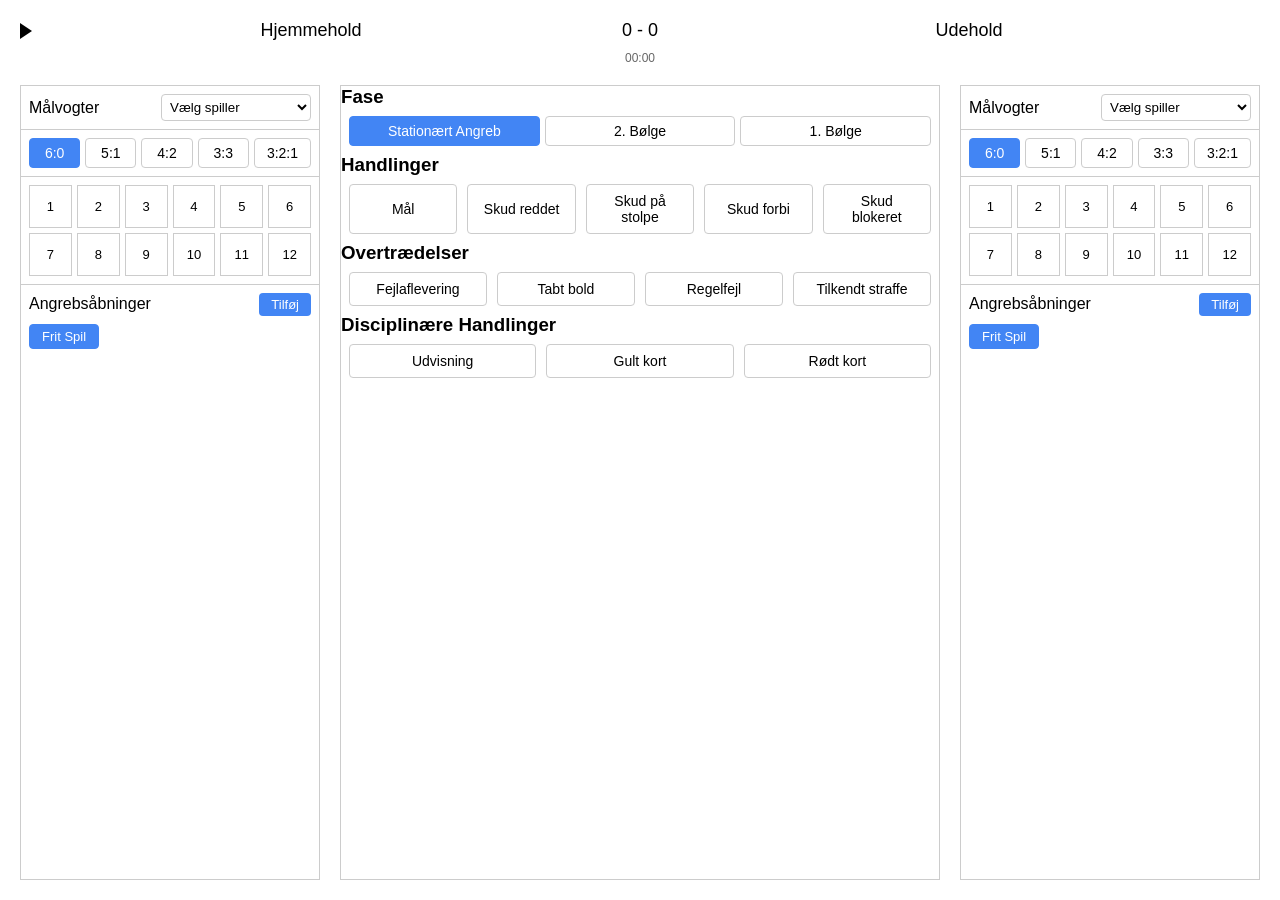
<file: index.html>
<!DOCTYPE html>
<html>
<head>
    <meta charset="UTF-8">
    <title>Håndbold Scoreboard</title>
    <link rel="stylesheet" href="styles.css">
</head>
<body>
    <div class="header">
        <button class="play-button"></button>
        <div class="team">Hjemmehold</div>
        <div class="score">0 - 0</div>
        <div class="team">Udehold</div>
    </div>
    <div class="time">00:00</div>
    
    <div class="columns">
        <div class="column">
            <div class="column-header">
                <label>Målvogter</label>
                <select>
                    <option>Vælg spiller</option>
                </select>
            </div>
            <div class="defense-system">
                <div class="defense-buttons">
                    <input type="radio" id="home-60" name="home-defense" value="6:0" checked>
                    <label for="home-60">6:0</label>
                    <input type="radio" id="home-51" name="home-defense" value="5:1">
                    <label for="home-51">5:1</label>
                    <input type="radio" id="home-42" name="home-defense" value="4:2">
                    <label for="home-42">4:2</label>
                    <input type="radio" id="home-33" name="home-defense" value="3:3">
                    <label for="home-33">3:3</label>
                    <input type="radio" id="home-321" name="home-defense" value="3:2:1">
                    <label for="home-321">3:2:1</label>
                </div>
            </div>
            <div class="players-section">
                <div class="players-grid player-buttons">
                    <input type="radio" id="home-player-1" name="home-player" value="1">
                    <label for="home-player-1">1</label>
                    <input type="radio" id="home-player-2" name="home-player" value="2">
                    <label for="home-player-2">2</label>
                    <input type="radio" id="home-player-3" name="home-player" value="3">
                    <label for="home-player-3">3</label>
                    <input type="radio" id="home-player-4" name="home-player" value="4">
                    <label for="home-player-4">4</label>
                    <input type="radio" id="home-player-5" name="home-player" value="5">
                    <label for="home-player-5">5</label>
                    <input type="radio" id="home-player-6" name="home-player" value="6">
                    <label for="home-player-6">6</label>
                    <input type="radio" id="home-player-7" name="home-player" value="7">
                    <label for="home-player-7">7</label>
                    <input type="radio" id="home-player-8" name="home-player" value="8">
                    <label for="home-player-8">8</label>
                    <input type="radio" id="home-player-9" name="home-player" value="9">
                    <label for="home-player-9">9</label>
                    <input type="radio" id="home-player-10" name="home-player" value="10">
                    <label for="home-player-10">10</label>
                    <input type="radio" id="home-player-11" name="home-player" value="11">
                    <label for="home-player-11">11</label>
                    <input type="radio" id="home-player-12" name="home-player" value="12">
                    <label for="home-player-12">12</label>
                </div>
            </div>
            <div class="attack-section">
                <div class="section-header">
                    <span class="section-title">Angrebsåbninger</span>
                    <button class="add-button">Tilføj</button>
                </div>
                <div class="attack-options">
                    <button class="attack-option active">Frit Spil</button>
                </div>
            </div>
        </div>
        
        <div class="column middle-column">
            <div class="sections">
                <!-- Ny Sektion: Spørgsmål til Mål -->
                <div class="section" id="goal-questions" style="display: none;">
                    <h3>Målspecifikation</h3>
                    <div class="switch-container">
                        <label for="parade-switch">Var der parade?</label>
                        <label class="switch">
                            <input type="checkbox" id="parade-switch">
                            <span class="slider round"></span>
                        </label>
                    </div>
                    <div class="question-container">
                        <!-- Spørgsmål 1 -->
                        <div class="question" data-question="1">
                            <p>Zoner for positioner:</p>
                            <div class="options">
                                <button class="option-button">1</button>
                                <button class="option-button">2 (6-9m)</button>
                                <button class="option-button">2 (9+m)</button>
                                <button class="option-button">3 (6-9m)</button>
                                <button class="option-button">3 (9+m)</button>
                                <button class="option-button">4 (6-9m)</button>
                                <button class="option-button">4 (9+m)</button>
                                <button class="option-button">5 (6-9m)</button>
                                <button class="option-button">5 (9+m)</button>
                                <button class="option-button">6</button>
                            </div>
                        </div>
                        <!-- Spørgsmål 2 -->
                        <div class="question" data-question="2" style="display: none;">
                            <p>Skudtyper:</p>
                            <div class="options">
                                <button class="option-button">Gennembrud</button>
                                <button class="option-button">Hopskud</button>
                                <button class="option-button">Stående Skud</button>
                                <button class="option-button">Underhånd</button>
                                <button class="option-button">Stregskud</button>
                                <button class="option-button">Frit Gennemløb</button>
                            </div>
                        </div>
                        <!-- Spørgsmål 3 -->
                        <div class="question" data-question="3" style="display: none;">
                            <p>Placering i målet:</p>
                            <div class="options">
                                <button class="option-button">Venstre Bund</button>
                                <button class="option-button">Venstre Midt</button>
                                <button class="option-button">Venstre Top</button>
                                <button class="option-button">Midt Bund</button>
                                <button class="option-button">Midt Midt</button>
                                <button class="option-button">Midt Top</button>
                                <button class="option-button">Højre Bund</button>
                                <button class="option-button">Højre Midt</button>
                                <button class="option-button">Højre Top</button>
                            </div>
                        </div>
                        <!-- Spørgsmål 4 -->
                        <div class="question" data-question="4" style="display: none;">
                            <p>Assist:</p>
                            <div class="options">
                                <button class="option-button">Ingen</button>
                                <!-- Dynamisk genererede assist-knapper baseret på spillernumre -->
                                <!-- Eksempel: -->
                                <button class="option-button">1</button>
                                <button class="option-button">2</button>
                                <button class="option-button">3</button>
                                <!-- Tilføj flere knapper efter behov -->
                            </div>
                        </div>
                        <!-- Spørgsmål 5 -->
                        <div class="question" data-question="5" style="display: none;">
                            <p>Var der en forsvarsfejl?</p>
                            <div class="options">
                                <button class="option-button">Ingen</button>
                                <button class="option-button">Højde</button>
                                <button class="option-button">Tællefejl</button>
                                <button class="option-button" id="add-fault">Tilføj fejl</button>
                            </div>
                            <!-- Formular til at tilføje fejl, skjult som standard -->
                            <div class="add-fault-form" style="display: none; margin-top: 10px;">
                                <input type="text" id="fault-description" placeholder="Beskriv fejlen">
                                <button class="submit-fault-button">Indsend</button>
                            </div>
                        </div>
                    </div>
                </div>
                <!-- Slut på ny Sektion -->
                
                <div class="section">
                    <h3>Fase</h3>
                    <div class="phase-selection">
                        <input type="radio" id="stationaer-angreb" name="fase" value="Stationært Angreb" checked>
                        <label for="stationaer-angreb">Stationært Angreb</label>

                        <input type="radio" id="andens-bolge" name="fase" value="2. Bølge">
                        <label for="andens-bolge">2. Bølge</label>

                        <input type="radio" id="første-bolge" name="fase" value="1. Bølge">
                        <label for="første-bolge">1. Bølge</label>
                    </div>
                </div>
                <div class="section">
                    <h3>Handlinger</h3>
                    <div class="action-buttons">
                        <button class="action-button">Mål</button>
                        <button class="action-button">Skud reddet</button>
                        <button class="action-button">Skud på stolpe</button>
                        <button class="action-button">Skud forbi</button>
                        <button class="action-button">Skud blokeret</button>
                    </div>
                </div>
                <div class="section">
                    <h3>Overtrædelser</h3>
                    <div class="violation-buttons">
                        <button class="violation-button">Fejlaflevering</button>
                        <button class="violation-button">Tabt bold</button>
                        <button class="violation-button">Regelfejl</button>
                        <button class="violation-button">Tilkendt straffe</button>
                    </div>
                </div>
                <div class="section">
                    <h3>Disciplinære Handlinger</h3>
                    <div class="disciplinary-buttons">
                        <button class="disciplinary-button">Udvisning</button>
                        <button class="disciplinary-button">Gult kort</button>
                        <button class="disciplinary-button">Rødt kort</button>
                    </div>
                </div>
            </div>
        </div>

        <div class="column">
            <div class="column-header">
                <label>Målvogter</label>
                <select>
                    <option>Vælg spiller</option>
                </select>
            </div>
            <div class="defense-system">
                <div class="defense-buttons">
                    <input type="radio" id="away-60" name="away-defense" value="6:0" checked>
                    <label for="away-60">6:0</label>
                    <input type="radio" id="away-51" name="away-defense" value="5:1">
                    <label for="away-51">5:1</label>
                    <input type="radio" id="away-42" name="away-defense" value="4:2">
                    <label for="away-42">4:2</label>
                    <input type="radio" id="away-33" name="away-defense" value="3:3">
                    <label for="away-33">3:3</label>
                    <input type="radio" id="away-321" name="away-defense" value="3:2:1">
                    <label for="away-321">3:2:1</label>
                </div>
            </div>
            <div class="players-section">
                <div class="players-grid player-buttons">
                    <input type="radio" id="away-player-1" name="away-player" value="1">
                    <label for="away-player-1">1</label>
                    <input type="radio" id="away-player-2" name="away-player" value="2">
                    <label for="away-player-2">2</label>
                    <input type="radio" id="away-player-3" name="away-player" value="3">
                    <label for="away-player-3">3</label>
                    <input type="radio" id="away-player-4" name="away-player" value="4">
                    <label for="away-player-4">4</label>
                    <input type="radio" id="away-player-5" name="away-player" value="5">
                    <label for="away-player-5">5</label>
                    <input type="radio" id="away-player-6" name="away-player" value="6">
                    <label for="away-player-6">6</label>
                    <input type="radio" id="away-player-7" name="away-player" value="7">
                    <label for="away-player-7">7</label>
                    <input type="radio" id="away-player-8" name="away-player" value="8">
                    <label for="away-player-8">8</label>
                    <input type="radio" id="away-player-9" name="away-player" value="9">
                    <label for="away-player-9">9</label>
                    <input type="radio" id="away-player-10" name="away-player" value="10">
                    <label for="away-player-10">10</label>
                    <input type="radio" id="away-player-11" name="away-player" value="11">
                    <label for="away-player-11">11</label>
                    <input type="radio" id="away-player-12" name="away-player" value="12">
                    <label for="away-player-12">12</label>
                </div>
            </div>
            <div class="attack-section">
                <div class="section-header">
                    <span class="section-title">Angrebsåbninger</span>
                    <button class="add-button">Tilføj</button>
                </div>
                <div class="attack-options">
                    <button class="attack-option active">Frit Spil</button>
                </div>
            </div>
        </div>
    </div>

    <script>
        document.addEventListener('DOMContentLoaded', function() {
            // Player selection/deselection handling
            document.querySelectorAll('.player-buttons input[type="radio"]').forEach(radio => {
                radio.addEventListener('click', function(e) {
                    if (this.dataset.lastChecked === 'true') {
                        this.checked = false;
                        this.dataset.lastChecked = false;
                    } else {
                        const name = this.name;
                        document.querySelectorAll(`input[name="${name}"]`).forEach(r => {
                            r.dataset.lastChecked = false;
                        });
                        this.dataset.lastChecked = true;
                    }
                });
            });

            // Attack option selection
            document.querySelectorAll('.attack-option').forEach(option => {
                option.addEventListener('click', function() {
                    const parent = this.closest('.attack-options');
                    parent.querySelectorAll('.attack-option').forEach(opt => {
                        opt.classList.remove('active');
                    });
                    this.classList.add('active');
                    
                    // Hvis "Mål" trykkes, vis spørgsmålsektionen
                    if (this.textContent.trim() === 'Mål') {
                        showGoalQuestions();
                    } else {
                        hideGoalQuestions();
                    }
                });
            });

            // Add new attack option
            document.querySelectorAll('.add-button').forEach(button => {
                button.addEventListener('click', function() {
                    const name = prompt('Indtast navn på ny angrebsåbning:');
                    if (name) {
                        const optionsContainer = this.closest('.attack-section')
                            .querySelector('.attack-options');
                        const newOption = document.createElement('button');
                        newOption.className = 'attack-option';
                        newOption.textContent = name;
                        newOption.addEventListener('click', function() {
                            optionsContainer.querySelectorAll('.attack-option')
                                .forEach(opt => opt.classList.remove('active'));
                            this.classList.add('active');
                            
                            if (this.textContent.trim() === 'Mål') {
                                showGoalQuestions();
                            } else {
                                hideGoalQuestions();
                            }
                        });
                        optionsContainer.appendChild(newOption);
                    }
                });
            });

            // Handling for action buttons in Sektion 2
            document.querySelectorAll('.action-button').forEach(button => {
                button.addEventListener('click', function() {
                    if (this.textContent.trim() === 'Mål') {
                        showGoalQuestions();
                    } else {
                        alert(`Du har trykket på: ${this.textContent}`);
                        // Her kan du tilføje yderligere funktionalitet, fx opdatere score
                    }
                });
            });

            // Handling for violation buttons in Sektion 3
            document.querySelectorAll('.violation-button').forEach(button => {
                button.addEventListener('click', function() {
                    alert(`Du har trykket på: ${this.textContent}`);
                    // Her kan du tilføje yderligere funktionalitet, fx registrere overtrædelse
                });
            });

            // Handling for disciplinary buttons in Sektion 4
            document.querySelectorAll('.disciplinary-button').forEach(button => {
                button.addEventListener('click', function() {
                    alert(`Du har trykket på: ${this.textContent}`);
                    // Her kan du tilføje yderligere funktionalitet, fx registrere disciplinær handling
                });
            });

            // Goal Questions Handling
            const goalQuestions = document.getElementById('goal-questions');
            const switchParade = document.getElementById('parade-switch');
            const questions = goalQuestions.querySelectorAll('.question');
            let currentQuestion = 0;
            let parade = false;
            let assistPlayer = null;
            let addedFault = null;

            function showGoalQuestions() {
                goalQuestions.style.display = 'block';
                currentQuestion = 0;
                parade = false;
                assistPlayer = null;
                addedFault = null;
                switchParade.checked = false;
                questions.forEach(q => q.style.display = 'none');
                questions[0].style.display = 'block';
            }

            function hideGoalQuestions() {
                goalQuestions.style.display = 'none';
            }

            // Event listeners for questions
            questions.forEach(question => {
                const buttons = question.querySelectorAll('.option-button');
                buttons.forEach(button => {
                    button.addEventListener('click', function() {
                        // Håndter svar baseret på spørgsmålet
                        const qNumber = parseInt(question.getAttribute('data-question'));
                        if (qNumber === 1) {
                            // Zoner for positioner
                            console.log(`Zonestatus valgt: ${this.textContent}`);
                        } else if (qNumber === 2) {
                            // Skudtyper
                            console.log(`Skudtype valgt: ${this.textContent}`);
                        } else if (qNumber === 3) {
                            // Placering i målet
                            console.log(`Placering i målet valgt: ${this.textContent}`);
                        } else if (qNumber === 4) {
                            // Assist
                            assistPlayer = this.textContent.trim();
                            console.log(`Assist valgt: ${assistPlayer}`);
                        } else if (qNumber === 5) {
                            // Var der en forsvarsfejl?
                            if (this.id === 'add-fault') {
                                // Vis formular til at tilføje fejl
                                question.querySelector('.add-fault-form').style.display = 'flex';
                            } else {
                                console.log(`Forsvarsfejl valgt: ${this.textContent}`);
                                proceedToNextQuestion();
                            }
                            return; // Stop videre for denne klik
                        }

                        proceedToNextQuestion();
                    });
                });
            });

            // Handling tilføj fejl
            const addFaultButton = document.getElementById('add-fault');
            const faultForm = addFaultButton.parentElement.querySelector('.add-fault-form');
            const faultDescriptionInput = document.getElementById('fault-description');
            const submitFaultButton = document.querySelector('.submit-fault-button');

            submitFaultButton.addEventListener('click', function() {
                const description = faultDescriptionInput.value.trim();
                if (description) {
                    addedFault = description;
                    console.log(`Tilføjet fejl: ${addedFault}`);
                    faultDescriptionInput.value = '';
                    faultForm.style.display = 'none';
                    proceedToNextQuestion();
                } else {
                    alert('Indtast venligst en beskrivelse af fejlen.');
                }
            });

            // Handling switch for parade
            switchParade.addEventListener('change', function() {
                parade = this.checked;
                console.log(`Var der parade? ${parade ? 'Ja' : 'Nej'}`);
            });

            function proceedToNextQuestion() {
                questions[currentQuestion].style.display = 'none';
                currentQuestion++;
                if (currentQuestion < questions.length) {
                    questions[currentQuestion].style.display = 'block';
                } else {
                    // Alle spørgsmål besvaret
                    alert('Alle målspørgsmål er besvaret.');
                    hideGoalQuestions();
                    // Her kan du tilføje yderligere funktionalitet, fx gemme data
                }
            }
        });
    </script>
</body>
</html>
</file>
<file: styles.css>
* {
    margin: 0;
    padding: 0;
    box-sizing: border-box;
}

html, body {
    height: 100vh;
    width: 100vw;
    overflow: hidden;
}

body {
    font-family: Arial, sans-serif;
    display: flex;
    flex-direction: column;
    padding: 20px;
}

/* Header Styles */
.header {
    display: flex;
    justify-content: space-between;
    align-items: center;
    text-align: center;
    position: relative;
    margin-bottom: 10px;
}

.play-button {
    position: absolute;
    left: 0;
    top: 50%;
    transform: translateY(-50%);
    width: 0;
    height: 0;
    border-top: 8px solid transparent;
    border-bottom: 8px solid transparent;
    border-left: 12px solid #000;
    cursor: pointer;
    background: none;
    border-right: none;
    padding: 0;
}

.team {
    flex: 1;
    font-size: 18px;
}

.score {
    padding: 0 20px;
    font-size: 18px;
}

.time {
    font-size: 12px;
    color: #666;
    text-align: center;
    margin-bottom: 20px;
}

/* Main Layout */
.columns {
    display: flex;
    gap: 20px;
    flex: 1;
    min-height: 0;
}

.column {
    flex: 0 0 300px;
    border: 1px solid #ccc;
    background: white;
    display: flex;
    flex-direction: column;
    min-height: 0;
}

.middle-column {
    flex: 1;
}

/* Column Header (Målvogter) */
.column-header {
    display: flex;
    justify-content: space-between;
    align-items: center;
    padding: 8px;
    border-bottom: 1px solid #ccc;
}

.column-header label {
    font-weight: normal;
}

.column-header select {
    width: 150px;
    padding: 4px;
    border: 1px solid #ccc;
    border-radius: 4px;
    background-color: white;
}

/* Defense System */
.defense-system {
    padding: 8px;
    border-bottom: 1px solid #ccc;
}

.defense-buttons {
    display: flex;
    gap: 5px;
}

.defense-buttons input[type="radio"] {
    display: none;
}

.defense-buttons label {
    padding: 6px 12px;
    text-align: center;
    border: 1px solid #ccc;
    cursor: pointer;
    border-radius: 4px;
    background: white;
    font-size: 14px;
    flex: 1;
    user-select: none;
}

.defense-buttons input[type="radio"]:checked + label {
    background: #4285f4;
    color: white;
    border-color: #4285f4;
}

/* Players Section */
.players-section {
    padding: 8px;
    border-bottom: 1px solid #ccc;
}

.players-grid {
    display: grid;
    grid-template-columns: repeat(6, 1fr);
    gap: 5px;
}

.player-buttons input[type="radio"] {
    display: none;
}

.player-buttons label {
    display: flex;
    justify-content: center;
    align-items: center;
    aspect-ratio: 1;
    border: 1px solid #ccc;
    cursor: pointer;
    font-size: 13px;
    background: white;
    transition: all 0.2s ease;
    user-select: none;
}

.player-buttons input[type="radio"]:checked + label {
    background: #4285f4;
    color: white;
    border-color: #4285f4;
}

/* Attack Section */
.attack-section {
    padding: 8px;
    border-top: none;
}

.section-header {
    display: flex;
    justify-content: space-between;
    align-items: center;
    margin-bottom: 8px;
}

.section-title {
    font-weight: normal;
}

.add-button {
    padding: 4px 12px;
    background: #4285f4;
    color: white;
    border: none;
    border-radius: 4px;
    cursor: pointer;
    font-size: 13px;
    transition: background-color 0.2s ease;
}

.attack-options {
    display: flex;
    flex-wrap: wrap;
    gap: 5px;
}

.attack-option {
    background: white;
    border: 1px solid #ccc;
    padding: 4px 12px;
    border-radius: 4px;
    cursor: pointer;
    font-size: 13px;
    user-select: none;
    transition: all 0.2s ease;
}

.attack-option.active {
    background: #4285f4;
    color: white;
    border-color: #4285f4;
}

/* Phase Selection */
.phase-selection {
    display: flex;
    gap: 5px;
    padding: 8px;
}

.phase-selection input[type="radio"] {
    display: none;
}

.phase-selection label {
    padding: 6px 12px;
    text-align: center;
    border: 1px solid #ccc;
    cursor: pointer;
    border-radius: 4px;
    background: white;
    font-size: 14px;
    flex: 1;
    user-select: none;
    transition: all 0.2s ease;
}

.phase-selection input[type="radio"]:checked + label {
    background: #4285f4;
    color: white;
    border-color: #4285f4;
}

.phase-selection label:hover {
    background: #f8f9fa;
    border-color: #999;
}

/* Action Buttons (Sektion 2) */
.action-buttons {
    display: flex;
    flex-wrap: wrap;
    gap: 10px;
    padding: 8px;
}

.action-button {
    flex: 1;
    padding: 8px 12px;
    border: 1px solid #ccc;
    border-radius: 4px;
    background: white;
    cursor: pointer;
    font-size: 14px;
    user-select: none;
    transition: all 0.2s ease;
}

.action-button:hover {
    background: #f8f9fa;
    border-color: #999;
}

.action-button:active {
    background: #e0e0e0;
}

.action-button:focus {
    outline: none;
    box-shadow: 0 0 0 2px rgba(66, 133, 244, 0.25);
}

/* Violation Buttons (Sektion 3) */
.violation-buttons {
    display: flex;
    flex-wrap: wrap;
    gap: 10px;
    padding: 8px;
}

.violation-button {
    flex: 1;
    padding: 8px 12px;
    border: 1px solid #ccc;
    border-radius: 4px;
    background: white;
    cursor: pointer;
    font-size: 14px;
    user-select: none;
    transition: all 0.2s ease;
}

.violation-button:hover {
    background: #f8f9fa;
    border-color: #999;
}

.violation-button:active {
    background: #e0e0e0;
}

.violation-button:focus {
    outline: none;
    box-shadow: 0 0 0 2px rgba(66, 133, 244, 0.25);
}

/* Disciplinary Buttons (Sektion 4) */
.disciplinary-buttons {
    display: flex;
    flex-wrap: wrap;
    gap: 10px;
    padding: 8px;
}

.disciplinary-button {
    flex: 1;
    padding: 8px 12px;
    border: 1px solid #ccc;
    border-radius: 4px;
    background: white;
    cursor: pointer;
    font-size: 14px;
    user-select: none;
    transition: all 0.2s ease;
}

.disciplinary-button:hover {
    background: #f8f9fa;
    border-color: #999;
}

.disciplinary-button:active {
    background: #e0e0e0;
}

.disciplinary-button:focus {
    outline: none;
    box-shadow: 0 0 0 2px rgba(66, 133, 244, 0.25);
}

/* Goal Questions Section */
#goal-questions {
    padding: 12px;
    border-top: 1px solid #ccc;
    background-color: #f9f9f9;
}

#goal-questions h3 {
    margin-bottom: 10px;
}

/* Switch Styles */
.switch-container {
    display: flex;
    align-items: center;
    margin-bottom: 15px;
}

.switch-container label {
    margin-right: 10px;
    font-size: 14px;
}

.switch {
    position: relative;
    display: inline-block;
    width: 50px;
    height: 24px;
}

.switch input { 
    opacity: 0;
    width: 0;
    height: 0;
}

.slider {
    position: absolute;
    cursor: pointer;
    top: 0;
    left: 0;
    right: 0;
    bottom: 0;
    background-color: #ccc;
    transition: .4s;
    border-radius: 24px;
}

.slider:before {
    position: absolute;
    content: "";
    height: 18px;
    width: 18px;
    left: 3px;
    bottom: 3px;
    background-color: white;
    transition: .4s;
    border-radius: 50%;
}

input:checked + .slider {
    background-color: #4285f4;
}

input:checked + .slider:before {
    transform: translateX(26px);
}

/* Question Container */
.question-container {
    margin-top: 10px;
}

.question {
    margin-bottom: 20px;
}

.question p {
    margin-bottom: 10px;
    font-size: 14px;
}

.options {
    display: flex;
    flex-wrap: wrap;
    gap: 10px;
}

.option-button {
    padding: 8px 12px;
    border: 1px solid #ccc;
    border-radius: 4px;
    background: white;
    cursor: pointer;
    font-size: 14px;
    transition: background-color 0.2s ease, border-color 0.2s ease;
}

.option-button:hover {
    background: #f8f9fa;
    border-color: #999;
}

.option-button:active {
    background: #e0e0e0;
}

.option-button:focus {
    outline: none;
    box-shadow: 0 0 0 2px rgba(66, 133, 244, 0.25);
}

/* Add Fault Form */
.add-fault-form {
    display: flex;
    gap: 10px;
    align-items: center;
}

#fault-description {
    flex: 1;
    padding: 6px 8px;
    border: 1px solid #ccc;
    border-radius: 4px;
}

.submit-fault-button {
    padding: 6px 12px;
    border: none;
    background: #4285f4;
    color: white;
    border-radius: 4px;
    cursor: pointer;
    transition: background-color 0.2s ease;
}

.submit-fault-button:hover {
    background: #3367d6;
}

.submit-fault-button:active {
    background: #2851a3;
}

.submit-fault-button:focus {
    outline: none;
    box-shadow: 0 0 0 2px rgba(66, 133, 244, 0.25);
}

/* Hover States */
.defense-buttons label:hover,
.player-buttons label:hover,
.attack-option:hover,
.phase-selection label:hover,
.action-button:hover,
.violation-button:hover,
.disciplinary-button:hover,
.option-button:hover {
    background: #f8f9fa;
}

.add-button:hover {
    background: #3367d6;
}

.defense-buttons label:hover,
.player-buttons label:hover {
    border-color: #999;
}

/* Focus States */
.add-button:focus,
.attack-option:focus,
.defense-buttons input:focus + label,
.player-buttons input:focus + label,
.phase-selection input:focus + label,
.action-button:focus,
.violation-button:focus,
.disciplinary-button:focus,
.option-button:focus,
.submit-fault-button:focus {
    outline: none;
    box-shadow: 0 0 0 2px rgba(66, 133, 244, 0.25);
}

/* Scrollbar Styling */
.players-section::-webkit-scrollbar {
    width: 6px;
}

.players-section::-webkit-scrollbar-track {
    background: #f1f1f1;
}

.players-section::-webkit-scrollbar-thumb {
    background: #888;
    border-radius: 3px;
}

.players-section::-webkit-scrollbar-thumb:hover {
    background: #666;
}

/* Disabled States */
button:disabled,
input:disabled + label,
select:disabled {
    opacity: 0.6;
    cursor: not-allowed;
}

/* Responsive Design */
@media (max-width: 1200px) {
    .column {
        flex: 0 0 250px;
    }

    .column-header select {
        width: 120px;
    }
}

@media (max-width: 992px) {
    body {
        padding: 10px;
    }

    .columns {
        gap: 10px;
    }

    .column {
        flex: 0 0 220px;
    }

    .defense-buttons label {
        padding: 4px 8px;
        font-size: 12px;
    }

    .player-buttons label {
        font-size: 12px;
    }

    .add-button,
    .attack-option,
    .action-button,
    .violation-button,
    .disciplinary-button,
    .option-button,
    .submit-fault-button {
        padding: 6px 10px;
        font-size: 12px;
    }

    .phase-selection {
        gap: 8px;
    }

    .phase-selection label {
        padding: 4px 8px;
        font-size: 12px;
    }

    .action-buttons {
        gap: 8px;
    }

    .violation-buttons {
        gap: 8px;
    }

    .disciplinary-buttons {
        gap: 8px;
    }

    .disciplinary-buttons,
    .action-buttons,
    .violation-buttons,
    .options {
        gap: 8px;
    }
}

/* Print Styles */
@media print {
    body {
        padding: 0;
    }

    .add-button,
    .play-button {
        display: none;
    }

    .column,
    .section {
        border: 1px solid #000;
    }

    #goal-questions {
        background-color: transparent;
    }
}
</file>
